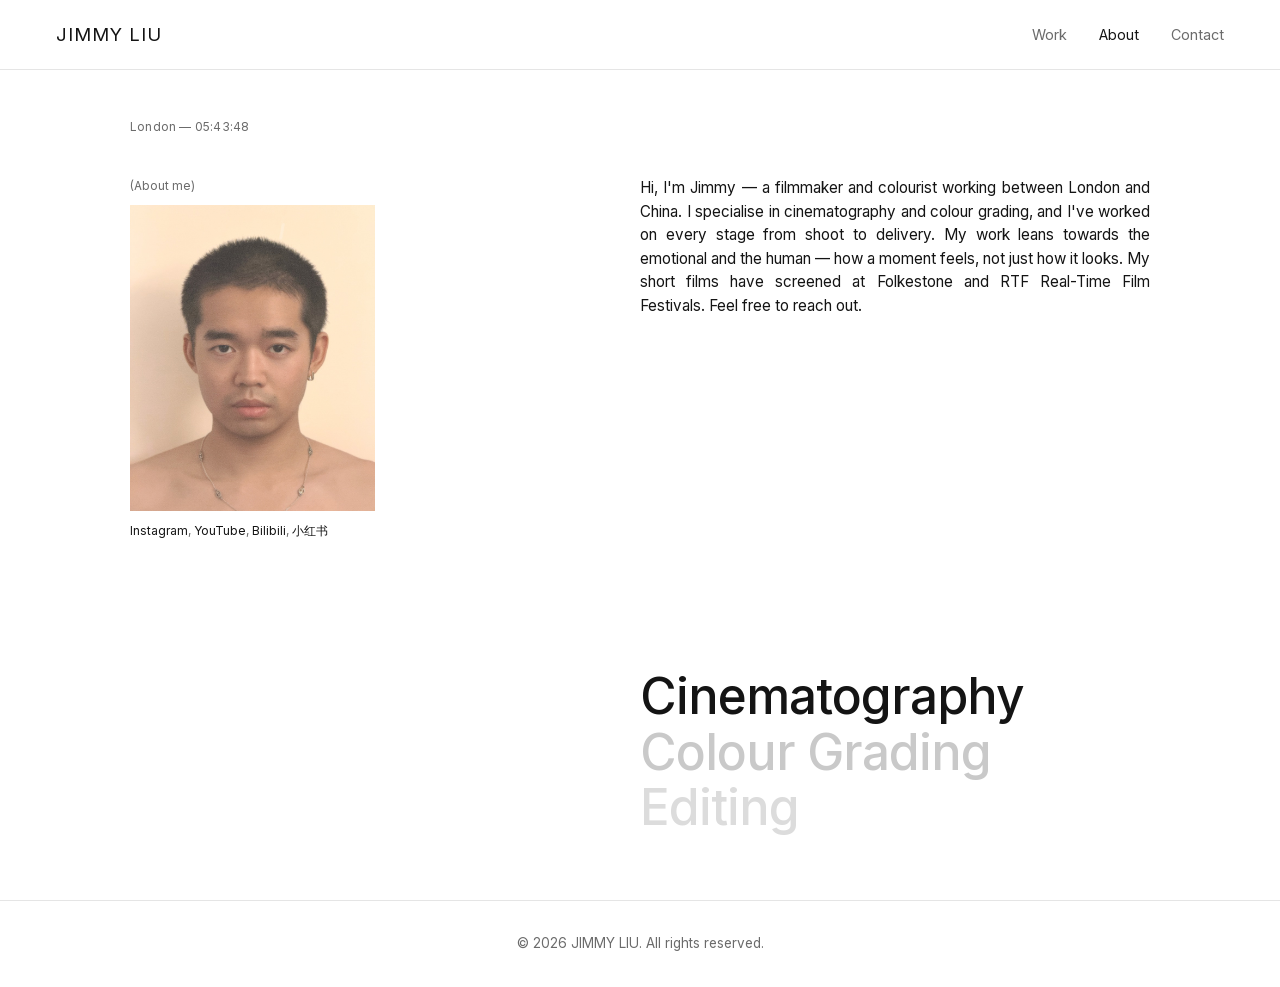
<file: about.html>
<!DOCTYPE html>
<html lang="en">
<head>
<meta charset="UTF-8">
<meta name="viewport" content="width=device-width, initial-scale=1.0">
<title>About — JIMMY LIU</title>
<link rel="icon" type="image/png" sizes="32x32" href="assets/favicon-32.png">
<link rel="icon" type="image/png" sizes="16x16" href="assets/favicon-16.png">
<link rel="apple-touch-icon" sizes="180x180" href="assets/apple-touch-icon.png">
<link rel="stylesheet" href="style.css?v=20261105164816">
</head>
<body class="page-about">

<header class="site-header scrolled">
  <div class="header-inner">
    <a href="index.html" class="logo">JIMMY LIU</a>
    <nav class="nav">
      <a href="index.html#work">Work</a>
      <a href="about.html" class="active">About</a>
      <a href="contact.html">Contact</a>
    </nav>
    <button class="nav-toggle" aria-label="Open menu">☰</button>
  </div>
</header>

<main class="about-page">
  <div class="about-topline">
    <span data-about-clock></span>
  </div>

  <div class="about-grid">
    <div class="about-left">
      <p class="about-label">(About me)</p>
      <div class="about-photo" data-about-photo></div>
      <p class="about-social" data-about-social></p>
    </div>

    <div class="about-right">
      <p class="about-bio" data-about-bio></p>

      <div class="about-awards" data-about-awards hidden></div>

      <div class="about-services" data-about-services></div>
    </div>
  </div>
</main>

<footer class="site-footer">
  <p>&copy; <span id="year"></span> JIMMY LIU. All rights reserved.</p>
</footer>

<script src="data.js?v=20261105164816"></script>
<script src="about.js?v=20261105164816"></script>
</body>
</html>
</file>
<file: style.css>
/* Inter is self-hosted rather than loaded from Google Fonts, which is blocked
   in mainland China and would stall text rendering until the request times out. */
@font-face {
  font-family: "Inter";
  font-style: normal;
  font-weight: 400 500;
  font-display: swap;
  src: url("assets/fonts/inter-latin.woff2") format("woff2");
  unicode-range: U+0000-00FF, U+0131, U+0152-0153, U+02BB-02BC, U+02C6, U+02DA, U+02DC, U+0304, U+0308, U+0329, U+2000-206F, U+20AC, U+2122, U+2191, U+2193, U+2212, U+2215, U+FEFF, U+FFFD;
}

@font-face {
  font-family: "Inter";
  font-style: normal;
  font-weight: 400 500;
  font-display: swap;
  src: url("assets/fonts/inter-latin-ext.woff2") format("woff2");
  unicode-range: U+0100-02BA, U+02BD-02C5, U+02C7-02CC, U+02CE-02D7, U+02DD-02FF, U+0304, U+0308, U+0329, U+1D00-1DBF, U+1E00-1E9F, U+1EF2-1EFF, U+2020, U+20A0-20AB, U+20AD-20C0, U+2113, U+2C60-2C7F, U+A720-A7FF;
}

:root {
  --bg: #ffffff;
  --bg-elevated: #f0f0f0;
  --text: #141414;
  --text-muted: #6b6b6b;
  --accent: #b8783a;
  --border: rgba(0, 0, 0, 0.1);
  --font-display: "Inter", "PingFang SC", "Microsoft YaHei", sans-serif;
  --font-body: "Inter", "PingFang SC", "Microsoft YaHei", sans-serif;
}

* { box-sizing: border-box; margin: 0; padding: 0; }

html { scroll-behavior: smooth; }

html {
  overflow-x: hidden;
}

body {
  background: var(--bg);
  color: var(--text);
  font-family: var(--font-body);
  line-height: 1.6;
}

a { color: inherit; text-decoration: none; }
img, video { max-width: 100%; display: block; }
button { font: inherit; cursor: pointer; }

/* ---------- Header ---------- */
.site-header {
  position: fixed;
  top: 0;
  left: 0;
  right: 0;
  z-index: 200;
  transition: background 0.3s ease, border-color 0.3s ease;
  border-bottom: 1px solid transparent;
  --header-text: #fff;
  --header-muted: rgba(255, 255, 255, 0.7);
}

.site-header.scrolled {
  background: rgba(255, 255, 255, 0.55);
  backdrop-filter: blur(20px) saturate(180%);
  -webkit-backdrop-filter: blur(20px) saturate(180%);
  border-bottom-color: var(--border);
  --header-text: var(--text);
  --header-muted: var(--text-muted);
}

.header-inner {
  display: flex;
  align-items: center;
  justify-content: space-between;
  padding: 20px clamp(20px, 5vw, 56px);
}

.logo {
  font-family: var(--font-display);
  font-weight: 400;
  font-size: clamp(0.95rem, 1.5vw, 1.15rem);
  letter-spacing: 1px;
  color: var(--header-text);
}

.nav {
  display: flex;
  gap: 32px;
}

.nav a {
  font-size: 0.9rem;
  color: var(--header-muted);
  transition: color 0.2s ease;
}

.nav a:hover, .nav a.active { color: var(--header-text); }

.nav-toggle {
  display: none;
  background: none;
  border: none;
  color: var(--header-text);
  font-size: 1.3rem;
}

/* ---------- Hero ---------- */
.hero {
  position: relative;
  height: 100vh;
  min-height: 560px;
  display: flex;
  align-items: center;
  justify-content: center;
  overflow: hidden;
  background: #0b0b0d;
}

.hero-video,
.hero-fallback {
  position: absolute;
  inset: 0;
  width: 100%;
  height: 100%;
  object-fit: cover;
}

.hero-fallback {
  display: none;
  background:
    radial-gradient(circle at 25% 30%, rgba(217, 178, 107, 0.25), transparent 55%),
    radial-gradient(circle at 75% 70%, rgba(120, 140, 190, 0.2), transparent 55%),
    linear-gradient(160deg, #111114, #0b0b0d 70%);
}

.hero-overlay {
  position: absolute;
  inset: 0;
  background: linear-gradient(180deg, rgba(0,0,0,0.35) 0%, rgba(0,0,0,0.25) 50%, rgba(0,0,0,0.55) 100%);
}

.hero-content {
  position: relative;
  z-index: 1;
  text-align: center;
  padding: 0 24px;
}

.hero-content h1 {
  font-family: var(--font-display);
  font-weight: 400;
  font-size: clamp(1.7rem, 5.5vw, 3.8rem);
  letter-spacing: 2px;
  position: relative;
  top: 14px;
  color: #fff;
}

.hero-content p {
  margin-top: 16px;
  color: rgba(244, 244, 242, 0.85);
  font-size: clamp(0.95rem, 2vw, 1.15rem);
  letter-spacing: 0.5px;
}

/* ---------- Work grid ---------- */
.work-section {
  padding: clamp(96px, 16vh, 180px) clamp(20px, 5vw, 56px) clamp(48px, 8vw, 96px);
  /* Land flush with the top of the viewport so the hero clip is fully scrolled
     past — the section's own top padding keeps the cards clear of the header. */
  scroll-margin-top: 0;
}

.work-grid {
  display: grid;
  grid-template-columns: repeat(3, 1fr);
  gap: clamp(16px, 2vw, 32px);
}

@media (max-width: 980px) {
  .work-grid { grid-template-columns: repeat(2, 1fr); }
}

@media (max-width: 600px) {
  .work-grid { grid-template-columns: 1fr; }
}

.work-card {
  opacity: 0;
  transform: translateY(24px);
  transition: opacity 0.6s ease, transform 0.6s ease;
}

.work-card.in-view {
  opacity: 1;
  transform: translateY(0);
}

.work-thumb-frame {
  position: relative;
  aspect-ratio: 4 / 5;
  outline: 0.5px solid transparent;
  outline-offset: 4px;
  transition: outline-color 0.35s ease;
}

.work-card:hover .work-thumb-frame {
  outline-color: #000;
}

.work-thumb {
  position: absolute;
  inset: 0;
  border-radius: 0;
  overflow: hidden;
  background: var(--bg-elevated);
  cursor: pointer;
  transition: inset 0.35s ease;
}

.work-card:hover .work-thumb {
  inset: -4px;
}

.work-thumb img {
  width: 100%;
  height: 100%;
  object-fit: cover;
}

.thumb-preview-video {
  position: absolute;
  inset: 0;
  width: 100%;
  height: 100%;
  object-fit: cover;
  opacity: 0;
  transition: opacity 0.3s ease;
  pointer-events: none;
}

.work-card:hover .thumb-preview-video,
.work-card.video-active .thumb-preview-video {
  opacity: 1;
}

.thumb-placeholder {
  width: 100%;
  height: 100%;
}

.ph-1 { background: linear-gradient(135deg, #d9b26b, #8a5a2e); }
.ph-2 { background: linear-gradient(135deg, #7c9cbf, #33475c); }
.ph-3 { background: linear-gradient(135deg, #b48ee0, #513a72); }
.ph-4 { background: linear-gradient(135deg, #d97a91, #7a2f42); }
.ph-5 { background: linear-gradient(135deg, #6bbf9c, #245239); }
.ph-6 { background: linear-gradient(135deg, #c9c9d1, #45454d); }
.ph-7 { background: linear-gradient(135deg, #e0a458, #5c3a1c); }
.ph-8 { background: linear-gradient(135deg, #8a8f98, #2b2d31); }

.media-badge {
  position: absolute;
  top: 12px;
  right: 12px;
  padding: 4px 9px;
  background: rgba(0,0,0,0.55);
  border-radius: 999px;
  font-size: 0.75rem;
  letter-spacing: 0.5px;
}

.work-meta {
  padding: 14px 2px 0;
}

.work-meta h3 {
  font-family: var(--font-display);
  font-weight: 400;
  font-size: 1.05rem;
}

.work-meta p {
  margin-top: 4px;
  color: var(--text-muted);
  font-size: 0.85rem;
}

/* ---------- About page ---------- */
.about-page {
  max-width: 1100px;
  margin: 0 auto;
  padding: clamp(88px, 13vh, 120px) clamp(20px, 4vw, 40px) 64px;
  /* Fill the viewport so the footer stays below the fold on first load */
  min-height: 100vh;
  display: flex;
  flex-direction: column;
}

.about-topline {
  font-size: 0.75rem;
  color: var(--text-muted);
  letter-spacing: 0.2px;
  margin-bottom: 40px;
}

.about-grid {
  display: grid;
  grid-template-columns: 24% 50%;
  justify-content: space-between;
  align-items: start;
  flex: 1;
}

.about-right {
  display: flex;
  flex-direction: column;
  height: 100%;
}

.about-label {
  font-size: 0.75rem;
  color: var(--text-muted);
  margin-bottom: 10px;
}

.about-photo {
  width: 100%;
  aspect-ratio: 4 / 5;
  background-size: cover;
  background-position: center;
  background-color: var(--bg-elevated);
}

.about-photo.about-photo-placeholder {
  background-image: linear-gradient(135deg, var(--accent), #7c9cbf);
}

.about-social {
  margin-top: 10px;
  font-size: 0.75rem;
  color: var(--text-muted);
}

.about-social a {
  color: var(--text);
}

.about-social a:hover {
  color: var(--accent);
}

/* Social entry with no URL filled in yet */
.pending {
  color: var(--text-muted);
}

/* ---------- Contact page ---------- */
.contact-list {
  display: flex;
  flex-direction: column;
  gap: clamp(32px, 5vh, 52px);
}

.contact-value {
  display: inline-block;
  font-size: clamp(1.1rem, 2.2vw, 1.6rem);
  color: var(--text);
  transition: color 0.2s ease;
}

a.contact-value {
  border-bottom: 1px solid var(--border);
  padding-bottom: 2px;
  transition: border-color 0.2s ease;
}

a.contact-value:hover {
  border-bottom-color: var(--text);
}

.contact-value.pending {
  color: var(--text-muted);
}

button.contact-wechat {
  background: none;
  border: none;
  border-bottom: 1px solid var(--border);
  padding: 0 0 2px;
  font-family: inherit;
  cursor: pointer;
  transition: border-color 0.2s ease;
}

button.contact-wechat:hover {
  border-bottom-color: var(--text);
}

.wechat-qr {
  margin-top: 16px;
  width: 180px;
  animation: qrFade 0.25s ease;
}

.wechat-qr img {
  width: 100%;
  height: auto;
  display: block;
}

@keyframes qrFade {
  from { opacity: 0; transform: translateY(-4px); }
  to { opacity: 1; transform: translateY(0); }
}

.about-bio {
  color: var(--text);
  font-size: 0.95rem;
  line-height: 1.55;
  text-align: justify;
}

.about-awards {
  margin-top: 48px;
  display: flex;
  flex-direction: column;
}

.about-award-row {
  display: grid;
  grid-template-columns: 1fr 1fr 1.6fr auto;
  gap: 16px;
  padding: 7px 0;
  border-bottom: 1px solid var(--border);
  font-size: 0.75rem;
  color: var(--text-muted);
}

.about-award-row span:first-child {
  color: var(--text);
}

.about-services {
  /* Pushed to the bottom of the right column, well clear of the photo's caption */
  margin-top: auto;
  padding-top: clamp(72px, 14vh, 140px);
}

.about-services h2 {
  font-size: clamp(1.9rem, 4.4vw, 3.1rem);
  font-weight: 500;
  letter-spacing: -0.02em;
  color: var(--text);
  line-height: 1.12;
}

.about-services h2.dim {
  color: #c9c9c9;
}

.about-services h2.dim + h2.dim {
  color: #dcdcdc;
}

.about-services h2.dim + h2.dim + h2.dim {
  color: #e6e6e6;
}

/* ---------- Footer ---------- */
.site-footer {
  padding: 32px 24px;
  text-align: center;
  color: var(--text-muted);
  font-size: 0.85rem;
  border-top: 1px solid var(--border);
}

/* ---------- Work detail page ---------- */
.page-work {
  background: #0b0b0d;
  color: #f4f4f2;
  min-height: 100vh;
}

.site-header.on-dark {
  background: rgba(11, 11, 13, 0.9);
  backdrop-filter: blur(20px) saturate(180%);
  -webkit-backdrop-filter: blur(20px) saturate(180%);
  border-bottom-color: rgba(255, 255, 255, 0.1);
  --header-text: #fff;
  --header-muted: rgba(255, 255, 255, 0.6);
}

.work-page {
  max-width: 1200px;
  margin: 0 auto;
  padding: clamp(100px, 16vh, 160px) clamp(20px, 5vw, 56px) 0;
}

.back-link {
  display: inline-flex;
  align-items: center;
  gap: 8px;
  color: rgba(244, 244, 242, 0.55);
  font-size: 0.9rem;
  letter-spacing: 0.2px;
  margin-bottom: clamp(24px, 5vh, 48px);
  transition: color 0.2s ease, gap 0.2s ease;
}

.back-link:hover {
  color: #fff;
  gap: 12px;
}

.back-arrow {
  font-size: 1rem;
  transition: transform 0.2s ease;
}

.back-link:hover .back-arrow {
  transform: translateX(-2px);
}

.work-viewer {
  position: relative;
  display: flex;
  align-items: center;
  justify-content: center;
  min-height: 50vh;
}

.viewer-stage {
  width: 100%;
  max-width: 100%;
  max-height: 78vh;
  display: flex;
  align-items: center;
  justify-content: center;
}

.viewer-stage img,
.viewer-stage video {
  max-width: 100%;
  max-height: 78vh;
  border-radius: 0;
}

/* 视频播放器。每部片子画幅不同,--ar(宽/高)由 data.js 的 videoAspect 提供,
   视频元数据加载后会用真实比例覆盖。width 里的 78vh 换算保证高度不超出屏幕。 */
.video-player {
  position: relative;
  width: min(100%, calc(78vh * var(--ar, 1.7778)));
  aspect-ratio: var(--ar, 1.7778);
  background: #000;
}

.viewer-stage .video-player video {
  width: 100%;
  height: 100%;
  max-height: none;
  object-fit: cover;
}

.video-play {
  position: absolute;
  inset: 0;
  margin: auto;
  width: clamp(58px, 6.5vw, 84px);
  height: clamp(58px, 6.5vw, 84px);
  border: 1px solid rgba(255, 255, 255, 0.8);
  border-radius: 50%;
  background: rgba(0, 0, 0, 0.28);
  -webkit-backdrop-filter: blur(6px);
  backdrop-filter: blur(6px);
  display: flex;
  align-items: center;
  justify-content: center;
  cursor: pointer;
  transition: opacity 0.4s ease, transform 0.4s ease,
              background 0.25s ease, border-color 0.25s ease;
}

/* 三角形在 viewBox 里已经按重心对齐(占 9→18,重心落在中心 12),
   这里不要再加 translateX,否则会叠加成肉眼可见的右偏。 */
.video-play svg {
  width: 34%;
  height: 34%;
  fill: #fff;
}

.video-play:hover {
  background: rgba(255, 255, 255, 0.18);
  border-color: #fff;
  transform: scale(1.06);
}

.video-player.is-playing .video-play {
  opacity: 0;
  transform: scale(1.2);
  pointer-events: none;
}

.stage-placeholder {
  width: min(90vw, 700px);
  aspect-ratio: 4 / 3;
  border-radius: 0;
  display: flex;
  align-items: center;
  justify-content: center;
  color: rgba(255,255,255,0.85);
  font-size: 1rem;
}

.viewer-nav {
  position: absolute;
  top: 50%;
  transform: translateY(-50%);
  background: none;
  border: none;
  color: #fff;
  font-size: 2.5rem;
  line-height: 1;
  padding: 12px;
  opacity: 0.75;
  transition: opacity 0.2s ease;
  cursor: pointer;
}

.viewer-nav:hover { opacity: 1; }
.viewer-prev { left: clamp(-8px, 1vw, 8px); }
.viewer-next { right: clamp(-8px, 1vw, 8px); }

/* 到第一张/最后一张时箭头变暗且不可点(浏览器不会给 disabled 按钮派发 click) */
.viewer-nav:disabled,
.viewer-nav:disabled:hover {
  opacity: 0.18;
  cursor: default;
}

/* 图片下方的张数指示,例如 03 / 13 */
.viewer-counter {
  margin-top: 18px;
  text-align: center;
  color: rgba(244, 244, 242, 0.55);
  font-size: 0.8rem;
  letter-spacing: 0.18em;
  font-variant-numeric: tabular-nums;
}

.work-page-info {
  text-align: center;
  margin-top: 32px;
}

.work-page-info h1 {
  font-family: var(--font-display);
  font-weight: 400;
  font-size: clamp(1.4rem, 3vw, 2.2rem);
}

.work-page-info p {
  margin-top: 6px;
  color: rgba(244, 244, 242, 0.65);
  font-size: 0.9rem;
}

.credits {
  max-width: 900px;
  margin: clamp(60px, 10vh, 100px) auto 0;
  padding-bottom: 80px;
}

.credits h2 {
  font-family: var(--font-display);
  font-weight: 400;
  font-size: 1.4rem;
  margin-bottom: 24px;
}

.credits-row {
  display: flex;
  justify-content: space-between;
  gap: 24px;
  padding: 16px 0;
  border-bottom: 1px solid rgba(255, 255, 255, 0.12);
}

.credits-row:first-of-type {
  border-top: 1px solid rgba(255, 255, 255, 0.12);
}

.credits-label {
  color: rgba(244, 244, 242, 0.55);
  flex: 0 0 auto;
}

.credits-value {
  color: #f4f4f2;
  font-weight: 500;
  text-align: right;
}

/* ---------- Mobile nav ---------- */
@media (max-width: 700px) {
  .nav-toggle { display: block; }
  .nav {
    position: absolute;
    top: 100%;
    right: 0;
    left: 0;
    flex-direction: column;
    gap: 0;
    background: rgba(255, 255, 255, 0.55);
    backdrop-filter: blur(20px) saturate(180%);
    -webkit-backdrop-filter: blur(20px) saturate(180%);
    border-bottom: 1px solid var(--border);
    max-height: 0;
    overflow: hidden;
    transition: max-height 0.25s ease;
  }
  .nav.nav-open { max-height: 200px; }
  .nav a { padding: 16px clamp(20px, 5vw, 56px); border-top: 1px solid var(--border); color: var(--text); }

  .viewer-nav { font-size: 1.8rem; padding: 8px; }
  .credits-row { flex-direction: column; gap: 4px; }
  .credits-value { text-align: left; }

  .about-grid { grid-template-columns: 1fr; gap: 32px; }
  .about-photo { max-width: 260px; }
  .about-services { padding-top: 56px; }
  .about-award-row { grid-template-columns: 1fr 1fr; row-gap: 2px; }
}
</file>
